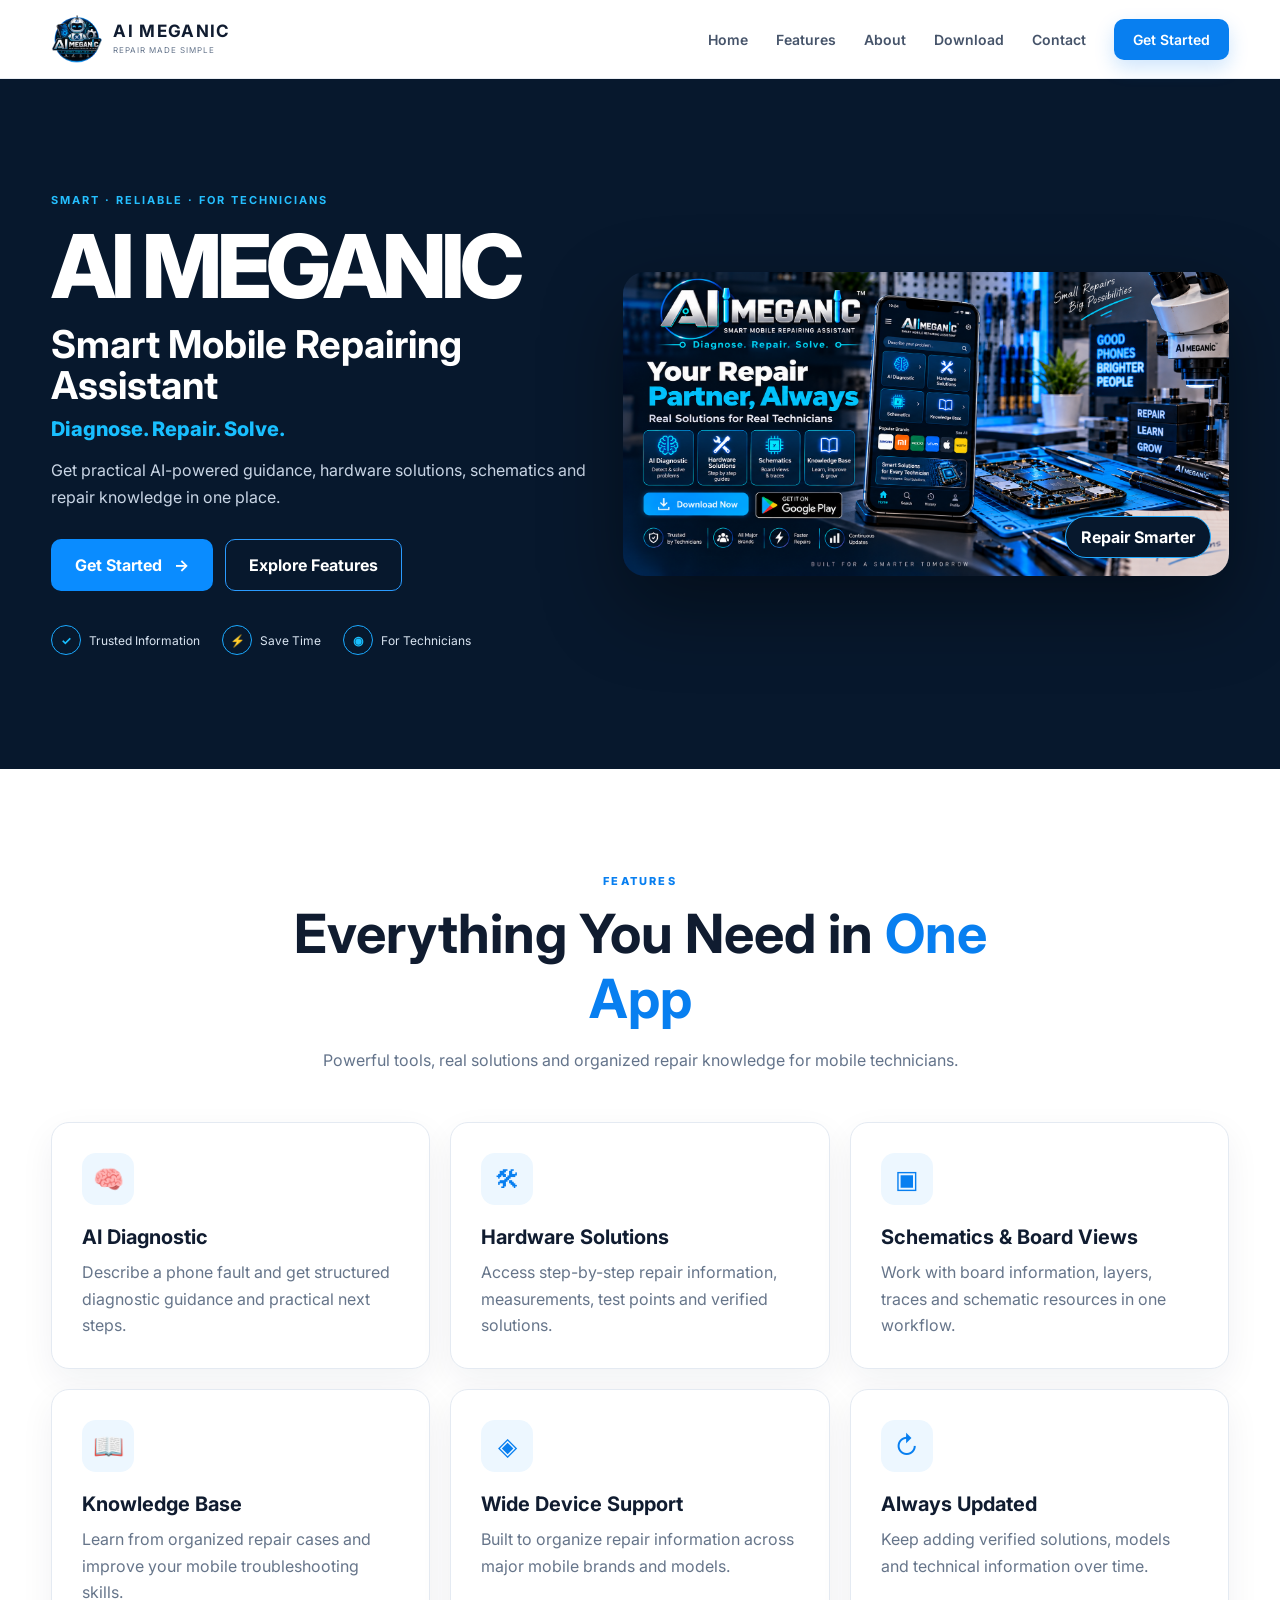
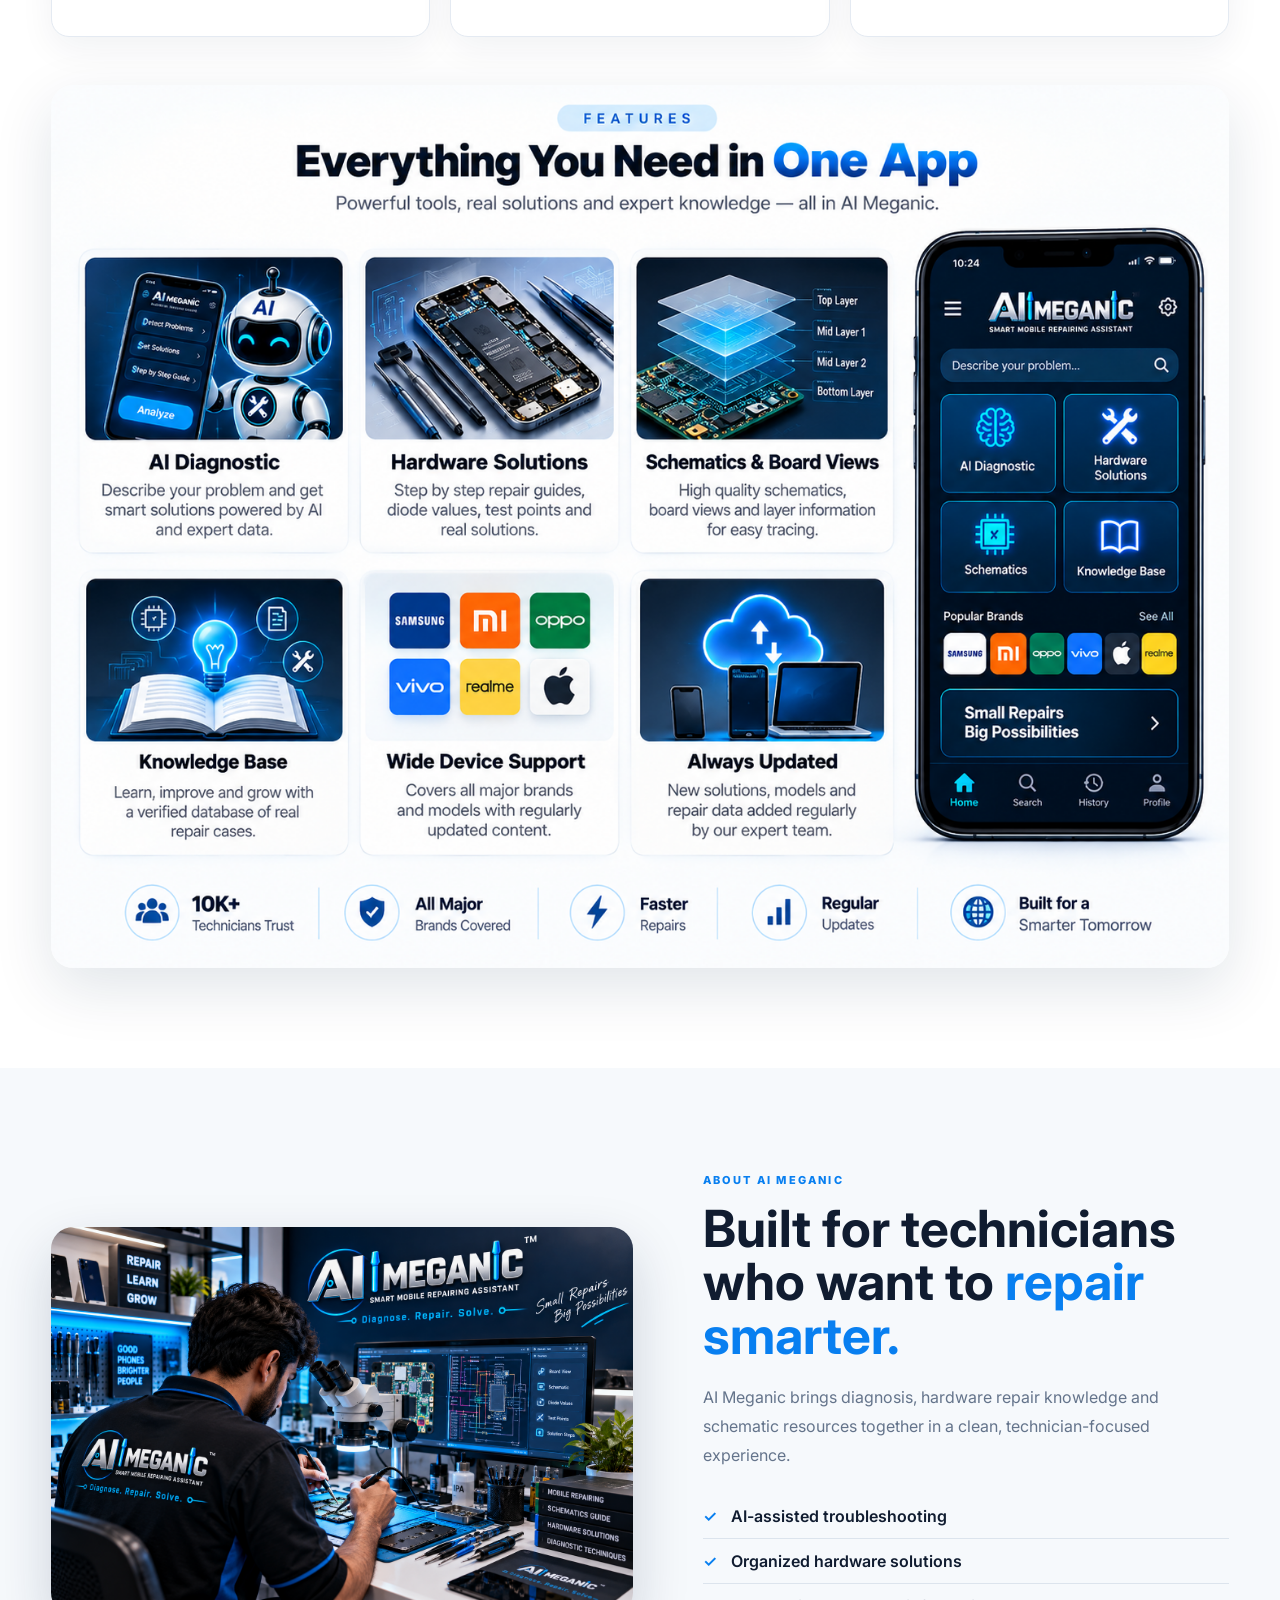
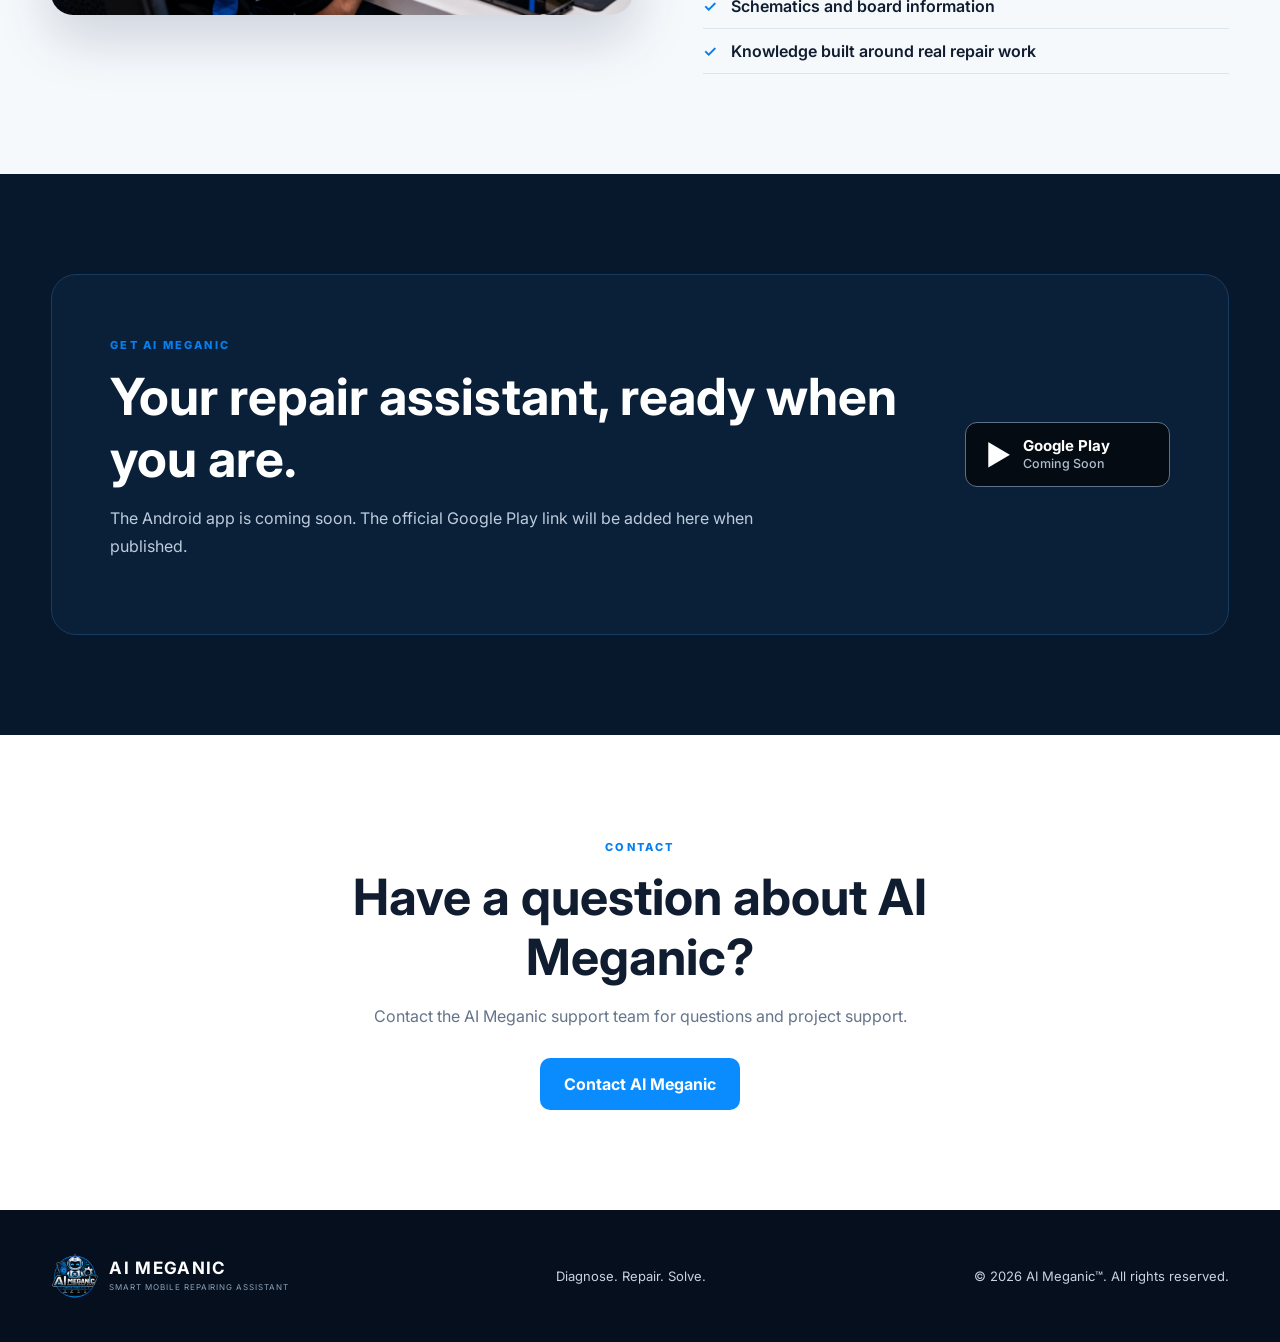
<file: index.html>
<!doctype html>
<html lang="en">
<head>
  <meta charset="utf-8">

  <meta name="viewport" content="width=device-width, initial-scale=1">

  <title>AI Meganic™ — AI Mobile Repairing Assistant for Technicians</title>

  <meta name="description"
        content="AI Meganic is a smart mobile repairing assistant for technicians. Get AI-powered mobile diagnostics, hardware solutions, schematics, board views and verified repair knowledge in one place.">

  <meta name="keywords"
        content="AI Meganic, mobile repairing, mobile repair technician, phone repair, smartphone repair, mobile hardware solutions, mobile schematics, PCB repair, phone diagnostics, mobile repair tools, smartphone diagnostics, mobile repairing assistant">

  <meta name="author" content="AI Meganic">
  <meta name="robots" content="index, follow">
  <meta name="googlebot" content="index, follow">

  <link rel="canonical"
        href="https://aimeganic.github.io/ai-meganic-website/">

  <!-- Open Graph -->
  <meta property="og:type" content="website">
  <meta property="og:site_name" content="AI Meganic">
  <meta property="og:title"
        content="AI Meganic™ — AI Mobile Repairing Assistant">
  <meta property="og:description"
        content="AI-powered mobile repair diagnostics, hardware solutions, schematics and repair knowledge for technicians.">
  <meta property="og:url"
        content="https://aimeganic.github.io/ai-meganic-website/">
  <meta property="og:image"
        content="https://aimeganic.github.io/ai-meganic-website/AI-Meganic-hero.png">
  <meta property="og:locale" content="en_IN">

  <!-- Twitter / X -->
  <meta name="twitter:card" content="summary_large_image">
  <meta name="twitter:title"
        content="AI Meganic™ — AI Mobile Repairing Assistant">
  <meta name="twitter:description"
        content="Smart mobile repair diagnostics, hardware solutions, schematics and repair knowledge for technicians.">
  <meta name="twitter:image"
        content="https://aimeganic.github.io/ai-meganic-website/AI-Meganic-hero.png">

  <meta name="theme-color" content="#07182d">

  <!-- Favicon -->
  <link rel="icon"
        type="image/png"
        href="AI-Meganic-logo-1.png">

  <!-- Fonts -->
  <link rel="preconnect" href="https://fonts.googleapis.com">
  <link rel="preconnect"
        href="https://fonts.gstatic.com"
        crossorigin>

  <link href="https://fonts.googleapis.com/css2?family=Inter:wght@400;500;600;700;800&display=swap"
        rel="stylesheet">

  <!-- Website CSS -->
  <link rel="stylesheet" href="styles.css">

  <!-- Organization Schema -->
  <script type="application/ld+json">
  {
    "@context": "https://schema.org",
    "@type": "Organization",
    "name": "AI Meganic",
    "url": "https://aimeganic.github.io/ai-meganic-website/",
    "logo": "https://aimeganic.github.io/ai-meganic-website/AI-Meganic-logo-1.png",
    "description": "AI-powered mobile repairing assistant for technicians, providing diagnostics, hardware solutions, schematics and repair knowledge.",
    "email": "mailto:support.aimeganic@gmail.com"
  }
  </script>

  <!-- Website Schema -->
  <script type="application/ld+json">
  {
    "@context": "https://schema.org",
    "@type": "WebSite",
    "name": "AI Meganic",
    "alternateName": "AI Meganic Mobile Repairing Assistant",
    "url": "https://aimeganic.github.io/ai-meganic-website/",
    "description": "Smart mobile repairing assistant for technicians."
  }
  </script>

</head>

<body>

<header class="site-header">

  <div class="container nav-wrap">

    <a class="brand"
       href="#home"
       aria-label="AI Meganic home">

      <img
        src="AI-Meganic-logo-1.png"
        alt="AI Meganic logo">

      <span>
        <strong>AI MEGANIC</strong>
        <small>REPAIR MADE SIMPLE</small>
      </span>

    </a>

    <button
      class="menu-btn"
      id="menuBtn"
      aria-label="Open menu"
      aria-expanded="false">
      ☰
    </button>

    <nav id="siteNav">

      <a href="#home">Home</a>

      <a href="#features">Features</a>

      <a href="#about">About</a>

      <a href="#download">Download</a>

      <a href="#contact">Contact</a>

      <a class="nav-cta"
         href="#download">
        Get Started
      </a>

    </nav>

  </div>

</header>


<main>

<!-- HERO -->

<section class="hero" id="home">

  <div class="container hero-grid">

    <div class="hero-copy">

      <div class="eyebrow">
        SMART · RELIABLE · FOR TECHNICIANS
      </div>

      <h1>
        AI <span>MEGANIC</span>
      </h1>

      <h2>
        Smart Mobile Repairing Assistant
      </h2>

      <p class="hero-line">
        Diagnose. Repair. Solve.
      </p>

      <p>
        Get practical AI-powered guidance, hardware solutions,
        schematics and repair knowledge in one place.
      </p>

      <div class="actions">

        <a class="btn primary"
           href="#download">
          Get Started <span>→</span>
        </a>

        <a class="btn ghost"
           href="#features">
          Explore Features
        </a>

      </div>

      <div class="trust">

        <div>
          <b>✓</b>
          <span>Trusted Information</span>
        </div>

        <div>
          <b>⚡</b>
          <span>Save Time</span>
        </div>

        <div>
          <b>◉</b>
          <span>For Technicians</span>
        </div>

      </div>

    </div>


    <div class="hero-media">

      <img
        src="AI-Meganic-hero.png"
        alt="AI Meganic mobile repairing assistant">

      <div class="media-badge">
        Repair Smarter
      </div>

    </div>

  </div>

</section>


<!-- FEATURES -->

<section class="section" id="features">

  <div class="container">

    <div class="section-head">

      <span>FEATURES</span>

      <h2>
        Everything You Need in
        <em>One App</em>
      </h2>

      <p>
        Powerful tools, real solutions and organized
        repair knowledge for mobile technicians.
      </p>

    </div>


    <div class="feature-grid">


      <article class="card">

        <div class="icon">🧠</div>

        <h3>
          AI Diagnostic
        </h3>

        <p>
          Describe a phone fault and get structured
          diagnostic guidance and practical next steps.
        </p>

      </article>


      <article class="card">

        <div class="icon">🛠</div>

        <h3>
          Hardware Solutions
        </h3>

        <p>
          Access step-by-step repair information,
          measurements, test points and verified solutions.
        </p>

      </article>


      <article class="card">

        <div class="icon">▣</div>

        <h3>
          Schematics &amp; Board Views
        </h3>

        <p>
          Work with board information, layers, traces
          and schematic resources in one workflow.
        </p>

      </article>


      <article class="card">

        <div class="icon">📖</div>

        <h3>
          Knowledge Base
        </h3>

        <p>
          Learn from organized repair cases and improve
          your mobile troubleshooting skills.
        </p>

      </article>


      <article class="card">

        <div class="icon">◈</div>

        <h3>
          Wide Device Support
        </h3>

        <p>
          Built to organize repair information across
          major mobile brands and models.
        </p>

      </article>


      <article class="card">

        <div class="icon">↻</div>

        <h3>
          Always Updated
        </h3>

        <p>
          Keep adding verified solutions, models and
          technical information over time.
        </p>

      </article>

    </div>


    <div class="feature-image">

      <img
        src="AI-Meganic-features.png"
        alt="AI Meganic mobile repair app features">

    </div>

  </div>

</section>


<!-- ABOUT -->

<section class="about section" id="about">

  <div class="container about-grid">


    <div class="about-media">

      <img
        src="AI-Meganic-technician.png"
        alt="Mobile repair technician using AI Meganic">

    </div>


    <div class="about-copy">

      <span class="section-tag">
        ABOUT AI MEGANIC
      </span>

      <h2>
        Built for technicians who want to
        <em>repair smarter.</em>
      </h2>

      <p>
        AI Meganic brings diagnosis, hardware repair
        knowledge and schematic resources together in
        a clean, technician-focused experience.
      </p>


      <ul>

        <li>
          AI-assisted troubleshooting
        </li>

        <li>
          Organized hardware solutions
        </li>

        <li>
          Schematics and board information
        </li>

        <li>
          Knowledge built around real repair work
        </li>

      </ul>

    </div>

  </div>

</section>


<!-- DOWNLOAD -->

<section class="download section" id="download">

  <div class="container download-box">


    <div>

      <span class="section-tag">
        GET AI MEGANIC
      </span>

      <h2>
        Your repair assistant,
        ready when you are.
      </h2>

      <p>
        The Android app is coming soon.
        The official Google Play link will be
        added here when published.
      </p>

    </div>


    <div
      class="store-placeholder"
      aria-label="Google Play coming soon">

      ▶

      <span>
        Google Play
        <br>
        <small>Coming Soon</small>
      </span>

    </div>

  </div>

</section>


<!-- CONTACT -->

<section class="contact section" id="contact">

  <div class="container contact-box">

    <span class="section-tag">
      CONTACT
    </span>

    <h2>
      Have a question about AI Meganic?
    </h2>

    <p>
      Contact the AI Meganic support team
      for questions and project support.
    </p>

    <a
      class="btn primary"
      href="mailto:support.aimeganic@gmail.com">

      Contact AI Meganic

    </a>

  </div>

</section>

</main>


<!-- FOOTER -->

<footer>

  <div class="container footer-grid">


    <div class="brand footer-brand">

      <img
        src="AI-Meganic-logo-1.png"
        alt="AI Meganic logo">

      <span>

        <strong>
          AI MEGANIC
        </strong>

        <small>
          SMART MOBILE REPAIRING ASSISTANT
        </small>

      </span>

    </div>


    <p>
      Diagnose. Repair. Solve.
    </p>


    <p>
      © 2026 AI Meganic™.
      All rights reserved.
    </p>

  </div>

</footer>


<!-- Website JavaScript -->

<script src="script.js"></script>

</body>
</html>
</file>
<file: styles.css>
*{box-sizing:border-box}html{scroll-behavior:smooth}body{margin:0;font-family:Inter,Arial,sans-serif;color:#101c30;background:#fff}a{text-decoration:none;color:inherit}.container{width:min(1180px,92%);margin:auto}.site-header{position:sticky;top:0;z-index:20;background:rgba(255,255,255,.96);backdrop-filter:blur(12px);border-bottom:1px solid #e9edf3}.nav-wrap{min-height:78px;display:flex;align-items:center;justify-content:space-between;gap:30px}.brand{display:flex;align-items:center;gap:10px}.brand img{width:52px;height:52px;object-fit:contain}.brand span{display:flex;flex-direction:column;line-height:1.05}.brand strong{font-size:17px;letter-spacing:.08em}.brand small{font-size:8px;color:#64748b;letter-spacing:.12em;margin-top:5px}nav{display:flex;align-items:center;gap:28px;font-size:14px;font-weight:600;color:#46546a}nav a:hover{color:#0788ff}.nav-cta{padding:12px 19px;border-radius:10px;background:#087ff0;color:#fff;box-shadow:0 8px 20px rgba(8,127,240,.2)}.menu-btn{display:none;border:0;background:transparent;font-size:26px}.hero{background:#07182d;color:#fff;overflow:hidden}.hero-grid{min-height:690px;display:grid;grid-template-columns:1fr 1.12fr;align-items:center;gap:30px;padding:58px 0}.eyebrow{font-size:11px;letter-spacing:.18em;color:#25bfff;font-weight:700;margin-bottom:20px}.hero h1{font-size:clamp(54px,7vw,88px);line-height:.9;margin:0;font-weight:800;letter-spacing:-.06em}.hero h1 span{display:inline-block}.hero h2{font-size:clamp(24px,3vw,42px);line-height:1.08;margin:18px 0 10px}.hero-line{font-size:20px;font-weight:800;color:#19bfff;margin:0 0 12px}.hero-copy>p:not(.hero-line){max-width:570px;color:#c9d5e5;line-height:1.7;font-size:16px}.actions{display:flex;gap:12px;flex-wrap:wrap;margin:28px 0}.btn{display:inline-flex;align-items:center;justify-content:center;gap:12px;padding:15px 23px;border-radius:10px;font-weight:700;border:1px solid transparent}.btn.primary{background:#0a8cff;color:#fff}.btn.ghost{border-color:#2a9bff;color:#fff}.trust{display:flex;gap:22px;flex-wrap:wrap;margin-top:34px;color:#d9e4f1;font-size:12px}.trust div{display:flex;align-items:center;gap:8px}.trust b{display:grid;place-items:center;width:30px;height:30px;border:1px solid #1aa9ff;border-radius:50%;color:#19bfff}.hero-media{position:relative}.hero-media img{width:100%;height:auto;display:block;border-radius:22px;box-shadow:0 30px 80px rgba(0,0,0,.4)}.media-badge{position:absolute;right:18px;bottom:18px;padding:10px 15px;border-radius:999px;background:#07182d;color:#fff;border:1px solid #20aaff;font-weight:700}.section{padding:100px 0}.section-head{text-align:center;max-width:760px;margin:0 auto 48px}.section-head>span,.section-tag{display:inline-block;font-size:11px;font-weight:800;letter-spacing:.2em;color:#087ff0}.section-head h2{font-size:clamp(34px,5vw,54px);margin:12px 0}.section-head h2 em,.about-copy em{font-style:normal;color:#087ff0}.section-head p{color:#64748b;line-height:1.7}.feature-grid{display:grid;grid-template-columns:repeat(3,1fr);gap:20px}.card{padding:30px;border:1px solid #e4eaf2;border-radius:18px;background:#fff;box-shadow:0 12px 35px rgba(15,35,65,.06);transition:.2s}.card:hover{transform:translateY(-4px);box-shadow:0 18px 42px rgba(15,35,65,.1)}.icon{width:52px;height:52px;border-radius:14px;display:grid;place-items:center;background:#edf7ff;color:#087ff0;font-size:25px}.card h3{margin:20px 0 10px;font-size:20px}.card p{color:#66758a;line-height:1.65;margin:0}.feature-image{margin-top:48px;border-radius:22px;overflow:hidden;box-shadow:0 20px 60px rgba(12,38,70,.12)}.feature-image img{width:100%;display:block}.about{background:#f6f9fc}.about-grid{display:grid;grid-template-columns:1.05fr .95fr;gap:70px;align-items:center}.about-media img{width:100%;display:block;border-radius:22px;box-shadow:0 22px 55px rgba(15,35,65,.18)}.about-copy h2{font-size:clamp(35px,4vw,55px);line-height:1.05;margin:14px 0 20px}.about-copy p{color:#64748b;line-height:1.8}.about-copy ul{padding:0;margin:25px 0 0;list-style:none}.about-copy li{padding:12px 0;border-bottom:1px solid #dce4ed;font-weight:600}.about-copy li:before{content:"✓";color:#087ff0;margin-right:10px}.download{background:#07182d;color:#fff}.download-box{display:flex;align-items:center;justify-content:space-between;gap:40px;padding:58px;border:1px solid #193b60;border-radius:25px;background:#0a2039}.download h2{font-size:clamp(32px,4vw,52px);margin:12px 0}.download p{color:#bdccdc;line-height:1.7;max-width:680px}.store-placeholder{display:flex;align-items:center;gap:12px;min-width:205px;padding:14px 20px;border:1px solid #5f7188;border-radius:12px;background:#050b13;font-size:28px}.store-placeholder span{font-size:15px;font-weight:700;line-height:1.15}.store-placeholder small{font-weight:500;color:#aebdce}.contact{text-align:center}.contact-box{max-width:760px}.contact h2{font-size:clamp(32px,4vw,50px);margin:12px 0}.contact p{color:#64748b;line-height:1.7;margin-bottom:28px}footer{background:#050f1d;color:#c7d3e2;padding:42px 0}.footer-grid{display:flex;align-items:center;justify-content:space-between;gap:25px;flex-wrap:wrap}.footer-brand strong{color:#fff}.footer-brand small{color:#8fa2b8}footer p{margin:0;font-size:13px}.footer-brand img{width:48px;height:48px}@media(max-width:900px){nav{gap:16px}.hero-grid,.about-grid{grid-template-columns:1fr}.hero-grid{padding:48px 0}.hero-media{order:-1}.feature-grid{grid-template-columns:repeat(2,1fr)}.download-box{flex-direction:column;align-items:flex-start}}@media(max-width:680px){.nav-wrap{min-height:68px}.menu-btn{display:block}nav{display:none;position:absolute;top:68px;left:0;right:0;background:#fff;padding:18px 4%;border-bottom:1px solid #e9edf3;box-shadow:0 15px 30px rgba(0,0,0,.08);flex-direction:column;align-items:stretch}.site-header.open nav{display:flex}nav a{padding:10px}.nav-cta{text-align:center}.hero-grid{min-height:auto;padding:42px 0 55px}.hero-media{order:0}.hero-media img{border-radius:14px}.hero h1{font-size:56px}.trust{gap:12px}.section{padding:72px 0}.feature-grid{grid-template-columns:1fr}.card{padding:24px}.download-box{padding:30px;border-radius:18px}.store-placeholder{min-width:0}.footer-grid{align-items:flex-start;flex-direction:column}}
</file>
